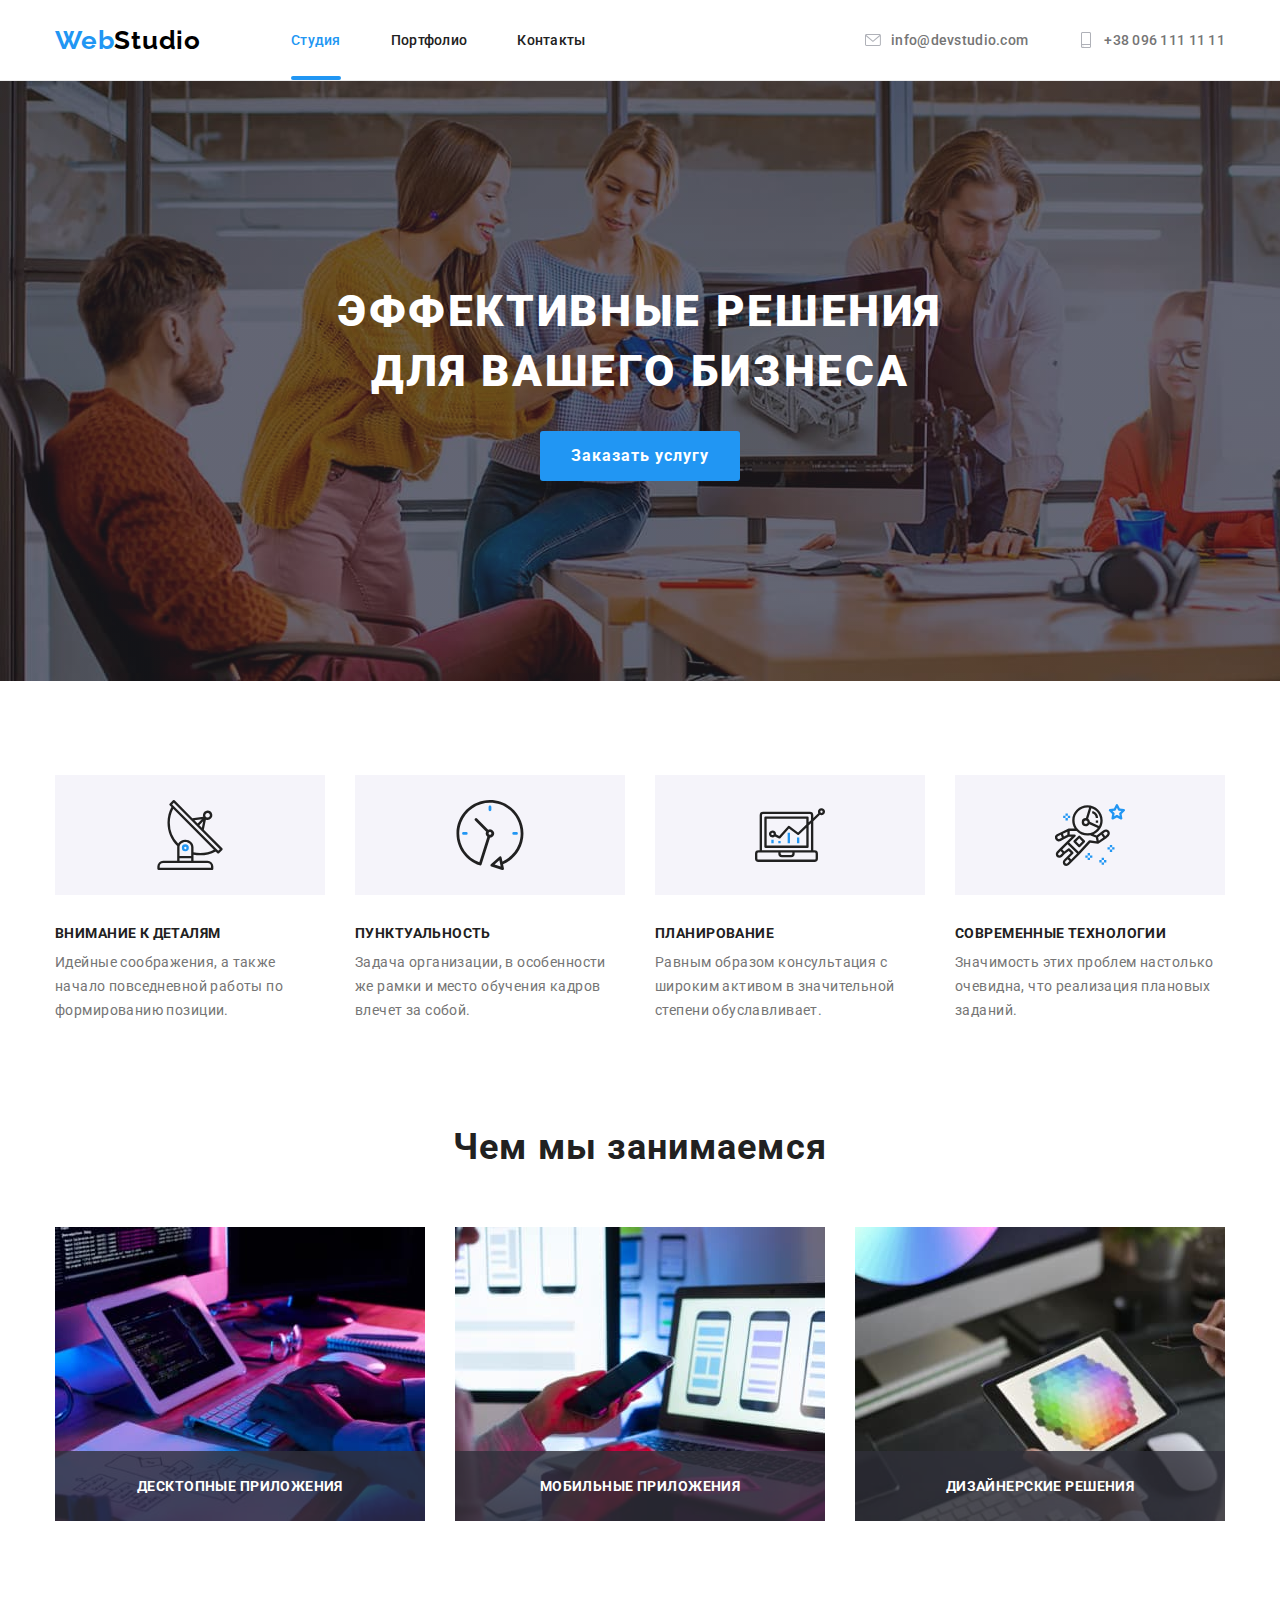
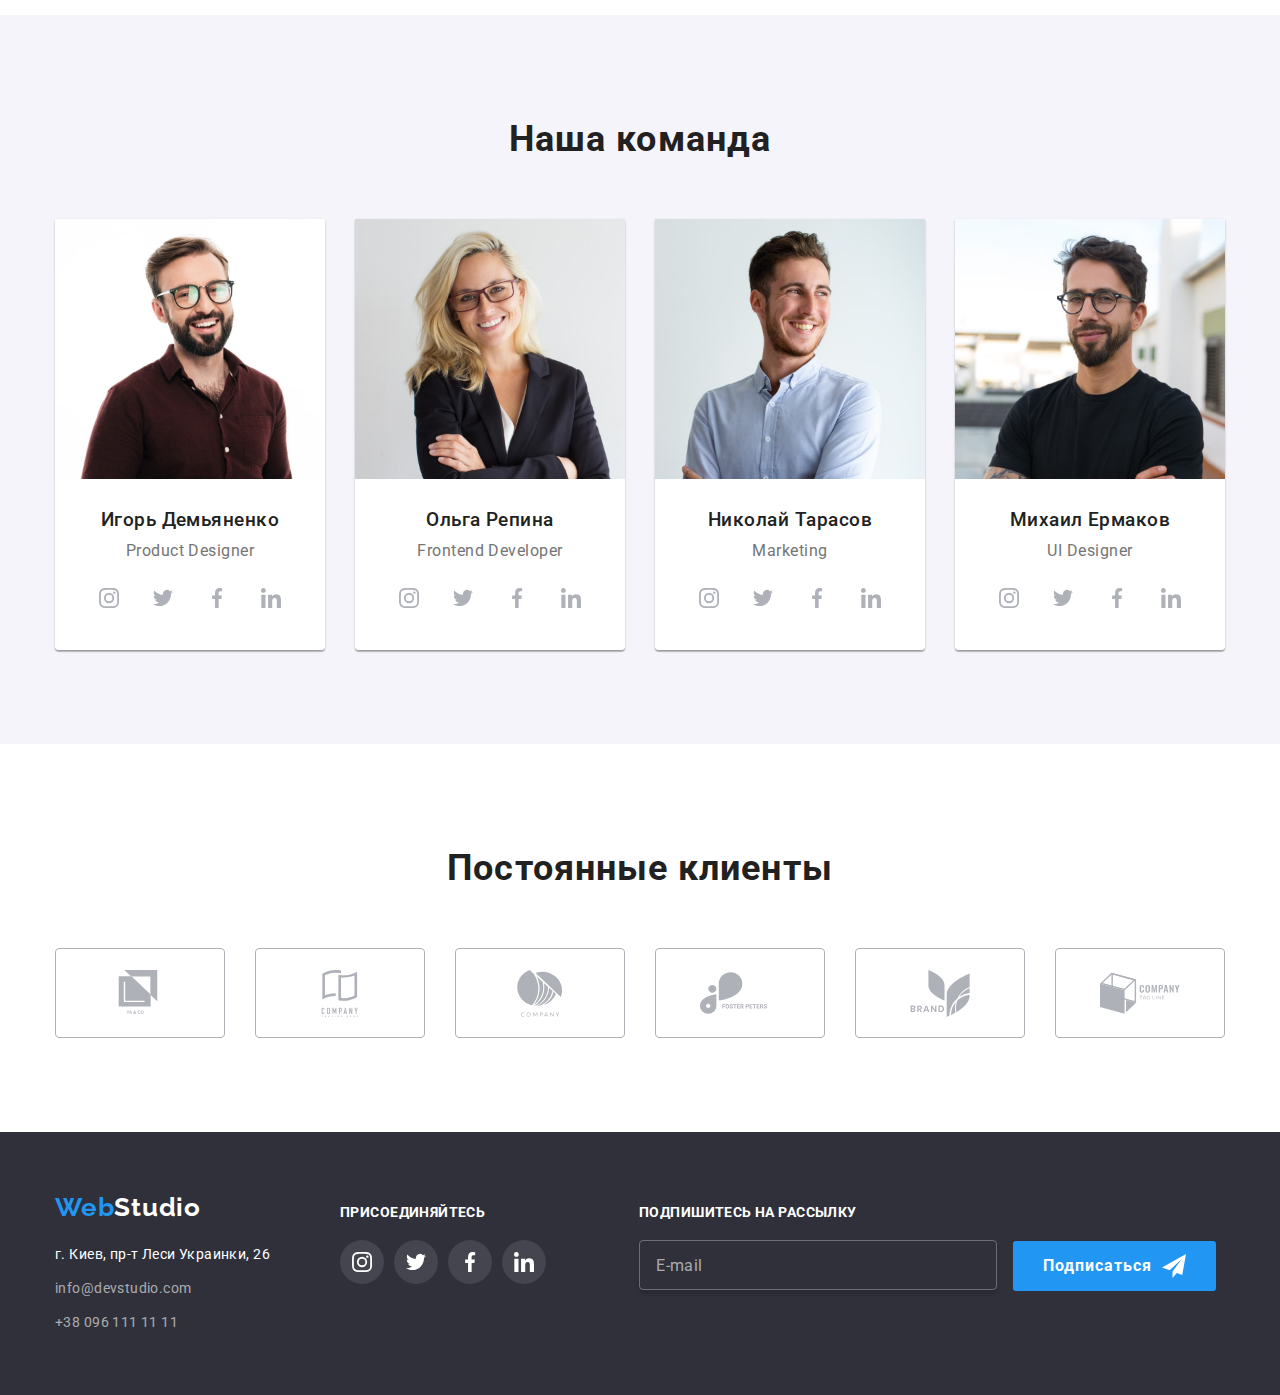
<file: index.html>
<!DOCTYPE html>
<html lang="ru">
  <head>
    <meta charset="UTF-8" />
    <meta name="viewport" content="width=device-width, initial-scale=1.0" />
    <title>WebStudio</title>
    <link rel="stylesheet" href="https://cdnjs.cloudflare.com/ajax/libs/modern-normalize/1.0.0/modern-normalize.css" />
    <link
      href="https://fonts.googleapis.com/css2?family=Raleway:wght@700&family=Roboto:wght@400;500;700;900&display=swap"
      rel="stylesheet"
    />
    <link rel="stylesheet" href="https://cdnjs.cloudflare.com/ajax/libs/animate.css/4.1.1/animate.min.css" />
    <link rel="stylesheet" href="./css/main.min.css" />
  </head>
  <body>
    <!--HEADER-->
    <header class="header">
      <div class="container">
        <nav class="navigation">
          <a class="logo link" href="./index.html" lang="en">Web<span class="logo-second-part">Studio</span></a>
          <ul class="navigation-list list">
            <li class="navigation-list-item">
              <a class="navigation-list-link link accent current" href="./index.html">Студия</a>
            </li>
            <li class="navigation-list-item">
              <a class="navigation-list-link link accent" href="./portfolio.html">Портфолио</a>
            </li>
            <li class="navigation-list-item"><a class="navigation-list-link link accent" href="">Контакты</a></li>
          </ul>
        </nav>
        <address class="header-address address">
          <ul class="address-list list">
            <li class="address-list-item">
              <a class="header-list-link link accent" href="mailto:info@devstudio.com">
                <svg class="header-list-link-svg">
                  <use href="./images/sprites/sprite.svg#email"></use>
                </svg>
                <span class="header-list-link-text">info@devstudio.com</span>
              </a>
            </li>
            <li class="address-list-item">
              <a class="header-list-link link accent" href="tel:+380961111111">
                <svg class="header-list-link-svg">
                  <use href="./images/sprites/sprite.svg#smartphone"></use>
                </svg>
                <span class="header-list-link-text"> +38 096 111 11 11 </span>
              </a>
            </li>
          </ul>
        </address>
      </div>
    </header>
    <!--MAIN_CONTENT-->
    <main class="main">
      <!--HERO-->
      <section class="hero">
        <div class="container">
          <div class="hero-content">
            <h1 class="hero-title">Эффективные решения для вашего бизнеса</h1>
            <button class="modal-btn" type="button" data-modal-open>Заказать услугу</button>
          </div>
        </div>
      </section>
      <!--BENEFITS-->
      <section class="benefits section">
        <div class="container">
          <h2 class="benefits-title section-title visually-hidden">Наши преимущества</h2>
          <ul class="benefits-list list">
            <li class="benefits-list-item">
              <div class="benefits-list-icon">
                <svg class="benefits-list-icon-svg">
                  <use href="./images/sprites/sprite.svg#antenna"></use>
                </svg>
              </div>
              <p class="benefits-list-head">Внимание к деталям</p>
              <p class="benefits-list-discription">
                Идейные соображения, а также начало повседневной работы по формированию позиции.
              </p>
            </li>
            <li class="benefits-list-item">
              <div class="benefits-list-icon">
                <svg class="benefits-list-icon-svg">
                  <use href="./images/sprites/sprite.svg#clock"></use>
                </svg>
              </div>
              <p class="benefits-list-head">Пунктуальность</p>
              <p class="benefits-list-discription">
                Задача организации, в особенности же рамки и место обучения кадров влечет за собой.
              </p>
            </li>
            <li class="benefits-list-item">
              <div class="benefits-list-icon">
                <svg class="benefits-list-icon-svg">
                  <use href="./images/sprites/sprite.svg#diagram"></use>
                </svg>
              </div>
              <p class="benefits-list-head">Планирование</p>
              <p class="benefits-list-discription">
                Равным образом консультация с широким активом в значительной степени обуславливает.
              </p>
            </li>
            <li class="benefits-list-item">
              <div class="benefits-list-icon">
                <svg class="benefits-list-icon-svg">
                  <use href="./images/sprites/sprite.svg#astronaut"></use>
                </svg>
              </div>
              <p class="benefits-list-head">Современные технологии</p>
              <p class="benefits-list-discription">
                Значимость этих проблем настолько очевидна, что реализация плановых заданий.
              </p>
            </li>
          </ul>
        </div>
      </section>
      <!--WHAT_WE_DO-->
      <section class="what-we-do section">
        <div class="container">
          <h2 class="what-we-do-title section-title">Чем мы занимаемся</h2>
          <ul class="what-we-do-list list">
            <li class="what-we-do-list-item">
              <div class="what-we-do-content">
                <img
                  class="what-we-do-list-img"
                  src="./images/what_we_do/img-1.jpg"
                  alt="Разработчик печатает код"
                  width="370"
                  height="294"
                />
                <div class="what-we-do-text-background">
                  <p class="what-we-do-text">Десктопные приложения</p>
                </div>
              </div>
            </li>
            <li class="what-we-do-list-item">
              <div class="what-we-do-content">
                <img
                  class="what-we-do-list-img"
                  src="./images/what_we_do/img-2.jpg"
                  alt="Разработчик работает со сматфона"
                  width="370"
                  height="294"
                />
                <div class="what-we-do-text-background">
                  <p class="what-we-do-text">Мобильные приложения</p>
                </div>
              </div>
            </li>
            <li class="what-we-do-list-item">
              <div class="what-we-do-content">
                <img
                  class="what-we-do-list-img"
                  src="./images/what_we_do/img-3.jpg"
                  alt="Разработчик выбирает цвет приложения"
                  width="370"
                  height="294"
                />
                <div class="what-we-do-text-background">
                  <p class="what-we-do-text">Дизайнерские решения</p>
                </div>
              </div>
            </li>
          </ul>
        </div>
      </section>
      <!--TEAM-->
      <section class="team section">
        <div class="container">
          <h2 class="team-title section-title">Наша команда</h2>
          <ul class="team-list list">
            <li class="team-list-item">
              <img
                class="team-list-img"
                src="./images/team/team-1.jpg"
                alt="фото Игорь Демьяненко"
                width="270"
                height="260"
              />
              <div class="team-list-content">
                <h3 class="team-list-name">Игорь Демьяненко</h3>
                <p class="team-list-discription" lang="en">Product Designer</p>
                <ul class="team-social-list list">
                  <li class="team-social-list-item">
                    <a class="team-social-list-link social-link link" href="">
                      <svg class="team-social-list-svg social-svg">
                        <use href="./images/sprites/sprite.svg#instagram"></use>
                      </svg>
                    </a>
                  </li>
                  <li class="team-social-list-item">
                    <a class="team-social-list-link social-link link" href="">
                      <svg class="team-social-list-svg social-svg">
                        <use href="./images/sprites/sprite.svg#twitter"></use>
                      </svg>
                    </a>
                  </li>
                  <li class="team-social-list-item">
                    <a class="team-social-list-link social-link link" href="">
                      <svg class="team-social-list-svg social-svg">
                        <use href="./images/sprites/sprite.svg#facebook"></use>
                      </svg>
                    </a>
                  </li>
                  <li class="team-social-list-item">
                    <a class="team-social-list-link social-link link" href="">
                      <svg class="team-social-list-svg social-svg">
                        <use href="./images/sprites/sprite.svg#linkedin"></use>
                      </svg>
                    </a>
                  </li>
                </ul>
              </div>
            </li>
            <li class="team-list-item">
              <img
                class="team-list-img"
                src="./images/team/team-2.jpg"
                alt="фото Ольга Репина"
                width="270"
                height="260"
              />
              <div class="team-list-content">
                <h3 class="team-list-name">Ольга Репина</h3>
                <p class="team-list-discription" lang="en">Frontend Developer</p>
                <ul class="team-social-list list">
                  <li class="team-social-list-item">
                    <a class="team-social-list-link social-link link" href="">
                      <svg class="team-social-list-svg social-svg">
                        <use href="./images/sprites/sprite.svg#instagram"></use>
                      </svg>
                    </a>
                  </li>
                  <li class="team-social-list-item">
                    <a class="team-social-list-link social-link link" href="">
                      <svg class="team-social-list-svg social-svg">
                        <use href="./images/sprites/sprite.svg#twitter"></use>
                      </svg>
                    </a>
                  </li>
                  <li class="team-social-list-item">
                    <a class="team-social-list-link social-link link" href="">
                      <svg class="team-social-list-svg social-svg">
                        <use href="./images/sprites/sprite.svg#facebook"></use>
                      </svg>
                    </a>
                  </li>
                  <li class="team-social-list-item">
                    <a class="team-social-list-link social-link link" href="">
                      <svg class="team-social-list-svg social-svg">
                        <use href="./images/sprites/sprite.svg#linkedin"></use>
                      </svg>
                    </a>
                  </li>
                </ul>
              </div>
            </li>
            <li class="team-list-item">
              <img
                class="team-list-img"
                src="./images/team/team-3.jpg"
                alt="фото Николай Тарасов"
                width="270"
                height="260"
              />
              <div class="team-list-content">
                <h3 class="team-list-name">Николай Тарасов</h3>
                <p class="team-list-discription" lang="en">Marketing</p>
                <ul class="team-social-list list">
                  <li class="team-social-list-item">
                    <a class="team-social-list-link social-link link" href="">
                      <svg class="team-social-list-svg social-svg">
                        <use href="./images/sprites/sprite.svg#instagram"></use>
                      </svg>
                    </a>
                  </li>
                  <li class="team-social-list-item">
                    <a class="team-social-list-link social-link link" href="">
                      <svg class="team-social-list-svg social-svg">
                        <use href="./images/sprites/sprite.svg#twitter"></use>
                      </svg>
                    </a>
                  </li>
                  <li class="team-social-list-item">
                    <a class="team-social-list-link social-link link" href="">
                      <svg class="team-social-list-svg social-svg">
                        <use href="./images/sprites/sprite.svg#facebook"></use>
                      </svg>
                    </a>
                  </li>
                  <li class="team-social-list-item">
                    <a class="team-social-list-link social-link link" href="">
                      <svg class="team-social-list-svg social-svg">
                        <use href="./images/sprites/sprite.svg#linkedin"></use>
                      </svg>
                    </a>
                  </li>
                </ul>
              </div>
            </li>
            <li class="team-list-item">
              <img
                class="team-list-img"
                src="./images/team/team-4.jpg"
                alt="фото Михаил Ермаков"
                width="270"
                height="260"
              />
              <div class="team-list-content">
                <h3 class="team-list-name">Михаил Ермаков</h3>
                <p class="team-list-discription" lang="en">UI Designer</p>
                <ul class="team-social-list list">
                  <li class="team-social-list-item">
                    <a class="team-social-list-link social-link link" href="">
                      <svg class="team-social-list-svg social-svg">
                        <use href="./images/sprites/sprite.svg#instagram"></use>
                      </svg>
                    </a>
                  </li>
                  <li class="team-social-list-item">
                    <a class="team-social-list-link social-link link" href="">
                      <svg class="team-social-list-svg social-svg">
                        <use href="./images/sprites/sprite.svg#twitter"></use>
                      </svg>
                    </a>
                  </li>
                  <li class="team-social-list-item">
                    <a class="team-social-list-link social-link link" href="">
                      <svg class="team-social-list-svg social-svg">
                        <use href="./images/sprites/sprite.svg#facebook"></use>
                      </svg>
                    </a>
                  </li>
                  <li class="team-social-list-item">
                    <a class="team-social-list-link social-link link" href="">
                      <svg class="team-social-list-svg social-svg">
                        <use href="./images/sprites/sprite.svg#linkedin"></use>
                      </svg>
                    </a>
                  </li>
                </ul>
              </div>
            </li>
          </ul>
        </div>
      </section>
      <!--REGULAR-->
      <section class="regular-customers">
        <div class="container">
          <h2 class="regular-customers-title section-title">Постоянные клиенты</h2>
          <ul class="regular-customers-list list">
            <li class="regular-customers-list-item">
              <a href="" class="customers-list-link link">
                <svg class="customers-list-item-svg">
                  <use href="./images/sprites/sprite.svg#logo-1"></use>
                </svg>
              </a>
            </li>
            <li class="regular-customers-list-item">
              <a href="" class="customers-list-link link">
                <svg class="customers-list-item-svg">
                  <use href="./images/sprites/sprite.svg#logo-2"></use>
                </svg>
              </a>
            </li>
            <li class="regular-customers-list-item">
              <a href="" class="customers-list-link link">
                <svg class="customers-list-item-svg">
                  <use href="./images/sprites/sprite.svg#logo-3"></use>
                </svg>
              </a>
            </li>
            <li class="regular-customers-list-item">
              <a href="" class="customers-list-link link">
                <svg class="customers-list-item-svg">
                  <use href="./images/sprites/sprite.svg#logo-4"></use>
                </svg>
              </a>
            </li>
            <li class="regular-customers-list-item">
              <a href="" class="customers-list-link link">
                <svg class="customers-list-item-svg">
                  <use href="./images/sprites/sprite.svg#logo-5"></use>
                </svg>
              </a>
            </li>
            <li class="regular-customers-list-item">
              <a href="" class="customers-list-link link">
                <svg class="customers-list-item-svg">
                  <use href="./images/sprites/sprite.svg#logo-6"></use>
                </svg>
              </a>
            </li>
          </ul>
        </div>
      </section>
    </main>
    <!--FOOTER-->
    <footer class="footer">
      <div class="container">
        <div class="footer-content">
          <div class="footer-left-side">
            <a class="logo link" href="./index.html" lang="en">Web<span class="logo-second-part">Studio</span></a>
            <address class="footer-address address">
              <ul class="footer-address-list list">
                <li class="footer-address-list-item">
                  <a class="footer-map-link link accent" href="https://goo.gl/maps/o7W1msQzRfRtyuLT6"
                    >г. Киев, пр-т Леси Украинки, 26</a
                  >
                </li>
                <li class="footer-address-list-item">
                  <a class="footer-link link accent" href="mailto:info@devstudio.com">info@devstudio.com</a>
                </li>
                <li class="footer-address-list-item">
                  <a class="footer-link link accent" href="tel:+380961111111">+38 096 111 11 11</a>
                </li>
              </ul>
            </address>
          </div>
          <div class="footer-join">
            <p class="footer-join-header">Присоединяйтесь</p>
            <ul class="footer-social-list list">
              <li class="footer-social-list-item">
                <a class="footer-social-list-link social-link link" href="">
                  <svg class="footer-social-list-svg social-svg">
                    <use href="./images/sprites/sprite.svg#instagram"></use>
                  </svg>
                </a>
              </li>
              <li class="footer-social-list-item">
                <a class="footer-social-list-link social-link link" href="">
                  <svg class="footer-social-list-svg social-svg">
                    <use href="./images/sprites/sprite.svg#twitter"></use>
                  </svg>
                </a>
              </li>
              <li class="footer-social-list-item">
                <a class="footer-social-list-link social-link link" href="">
                  <svg class="footer-social-list-svg social-svg">
                    <use href="./images/sprites/sprite.svg#facebook"></use>
                  </svg>
                </a>
              </li>
              <li class="footer-social-list-item">
                <a class="footer-social-list-link social-link link" href="">
                  <svg class="footer-social-list-svg social-svg">
                    <use href="./images/sprites/sprite.svg#linkedin"></use>
                  </svg>
                </a>
              </li>
            </ul>
          </div>
          <div class="subscribe">
            <form action="#" class="subscribe-form">
              <p class="subscribe-title">Подпишитесь на рассылку</p>
              <input type="email" name="subscribe-user-email" class="subscribe-input" placeholder="E-mail" required>
              <button type="submit" class="subscribe-btn">Подписаться</button>
            </form>
          </div>
        </div>
      </div>
    </footer>

    <!--MODAL FORM-->
    <div class="backdrop is-hidden" data-modal>
      <div class="modal-wrapper">
        <div class="modal">
          <button type="button" class="close-btn" data-modal-close>
            <svg class="close-btn-svg">
              <use href="./images/sprites/sprite.svg#closemodal"></use>
            </svg>
          </button>
        
          <form action="#" class="modal-form">
            <p class="modal-form-title">Оставьте свои данные, мы вам перезвоним</p>
            <label class="modal-form-inp-label">
              Имя
              <span class="modal-form-field-wrapper">
                <input type="text" name="user-name" class="modal-form-input" required>
                <svg class="modal-form-user-svg" width="18" height="18">
                  <use href="./images/sprites/sprite.svg#person-modal"></use>
                </svg>
              </span>
            </label>
            <label class="modal-form-inp-label">
              Телефон
              <span class="modal-form-field-wrapper">
                <input type="tel" name="user-tel" class="modal-form-input" required>
                <svg class="modal-form-user-svg" width="18" height="18">
                  <use href="./images/sprites/sprite.svg#phone-modal"></use>
                </svg>
              </span>
            </label>
            <label class="modal-form-inp-label">
              Почта
              <span class="modal-form-field-wrapper">
                <input type="email" name="user-email" class="modal-form-input" required>
                <svg class="modal-form-user-svg" width="18" height="18">
                  <use href="./images/sprites/sprite.svg#email-modal"></use>
                </svg>
              </span>
            </label>
            <label class="modal-form-inp-label">
              Комментарий
              <textarea name="user-comment" rows="20" class="modal-form-message" placeholder="Введите текст"></textarea>
            </label>
            <input type="checkbox" id="modal-check" name="user-policy" value="accept-policy"
              class="modal-form-checkbox visually-hidden">
            <label for="modal-check" class="modal-check-policy-label">Соглашаюсь с рассылкой и принимаю
              <a href="#" class="modal-form-policy-link">Условия договора</a>
            </label>
            <button type="submit" class="modal-form-btn">Отправить</button>
          </form>
        </div>
      </div>
    </div>
    
<!--JS-->
    <script src="./js/modal.js"></script>
  </body>
</html>
</file>
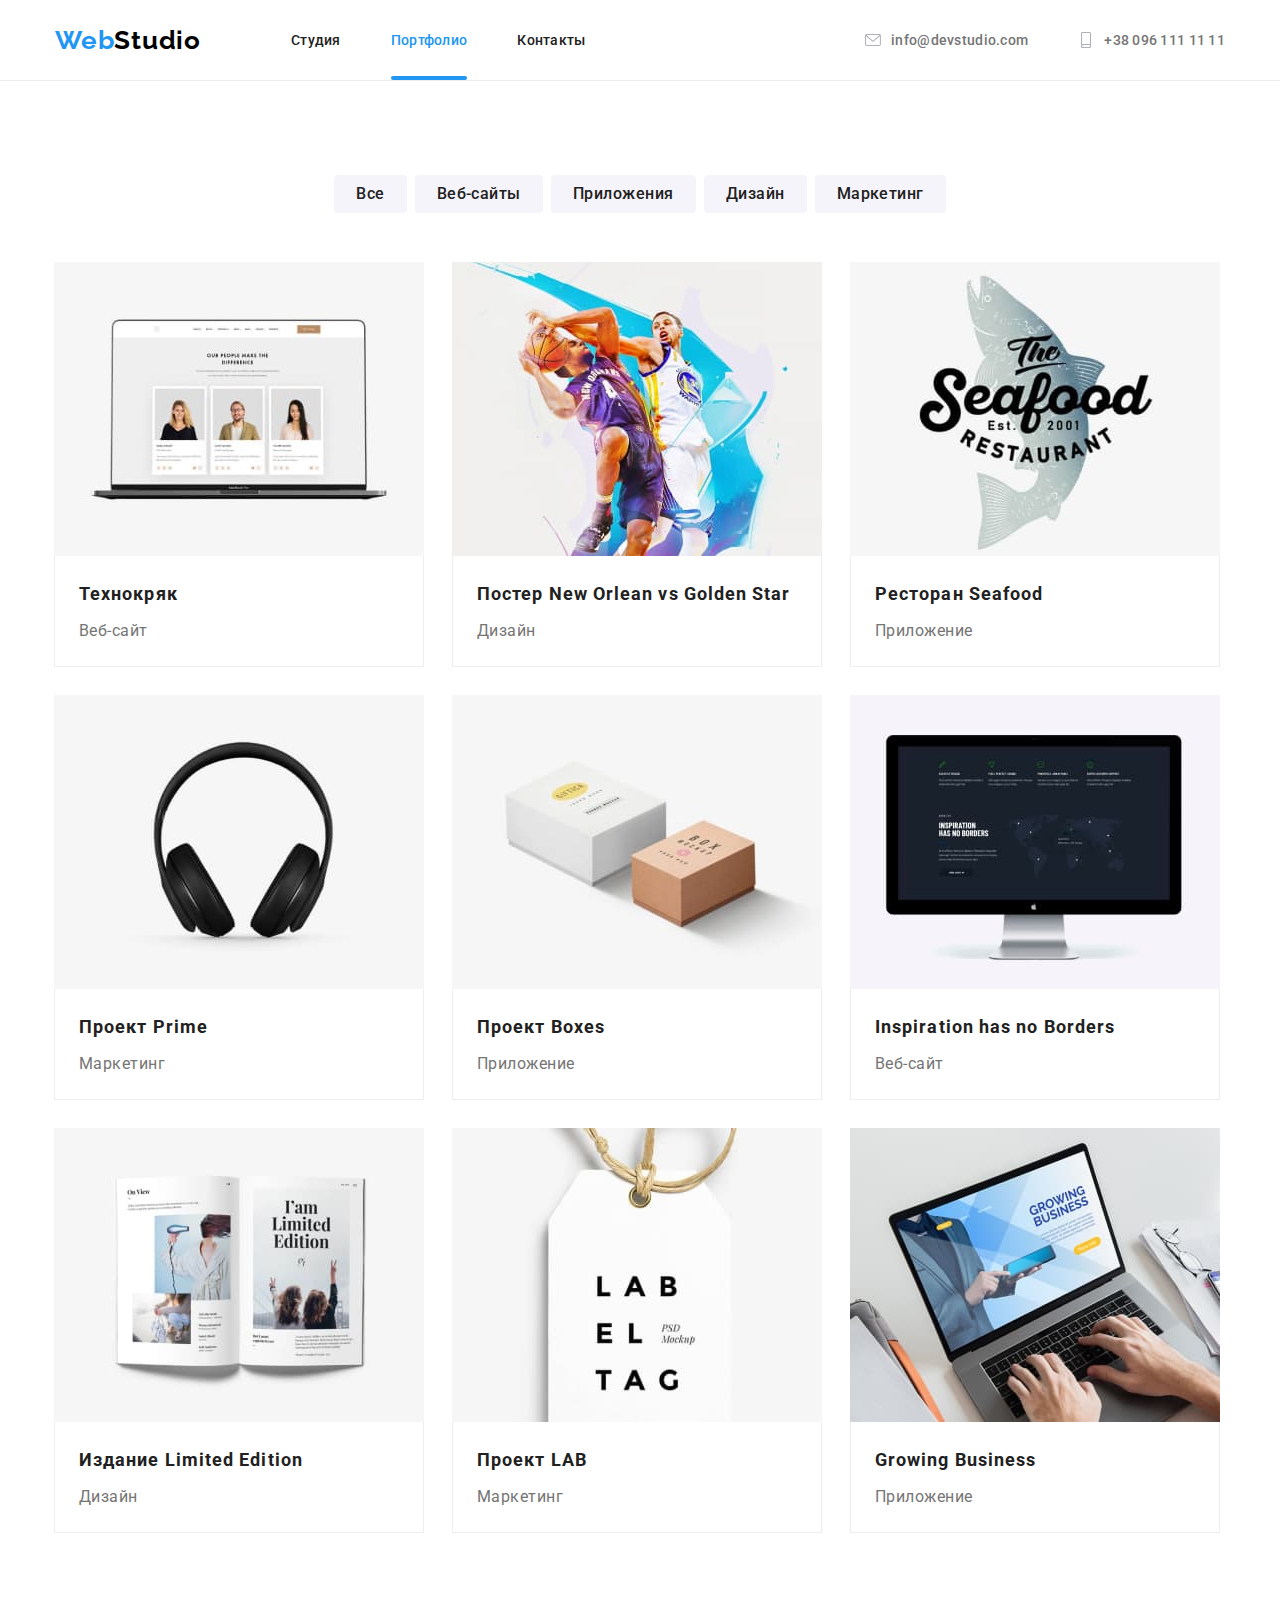
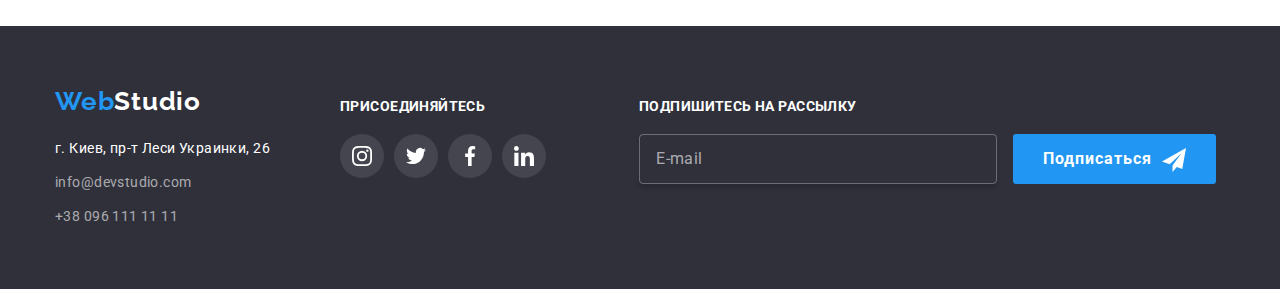
<file: portfolio.html>
<!DOCTYPE html>
<html lang="ru">
  <head>
    <meta charset="UTF-8" />
    <meta name="viewport" content="width=device-width, initial-scale=1.0" />
    <title>Portfolio</title>
    <link rel="stylesheet" href="https://cdnjs.cloudflare.com/ajax/libs/modern-normalize/1.0.0/modern-normalize.css" />
    <link
      href="https://fonts.googleapis.com/css2?family=Raleway:wght@700&family=Roboto:wght@400;500;700;900&display=swap"
      rel="stylesheet"
    />
    <link rel="stylesheet" href="./css/portfolio.min.css" />
  </head>
  <body>
    <!--HEADER-->
    <header class="header">
      <div class="container">
        <nav class="navigation">
          <a class="logo link" href="./index.html" lang="en">Web<span class="logo-second-part">Studio</span></a>
          <ul class="navigation-list list">
            <li class="navigation-list-item">
              <a class="navigation-list-link link accent" href="./index.html">Студия</a>
            </li>
            <li class="navigation-list-item">
              <a class="navigation-list-link link accent current" href="./portfolio.html">Портфолио</a>
            </li>
            <li class="navigation-list-item"><a class="navigation-list-link link accent" href="">Контакты</a></li>
          </ul>
        </nav>
        <address class="header-address address">
          <ul class="address-list list">
            <li class="address-list-item">
              <a class="header-list-link link accent" href="mailto:info@devstudio.com">
                <svg class="header-list-link-svg">
                  <use href="./images/sprites/sprite.svg#email"></use>
                </svg>
                <span class="header-list-link-text">info@devstudio.com</span>
              </a>
            </li>
            <li class="address-list-item">
              <a class="header-list-link link accent" href="tel:+380961111111">
                <svg class="header-list-link-svg">
                  <use href="./images/sprites/sprite.svg#smartphone"></use>
                </svg>
                <span class="header-list-link-text"> +38 096 111 11 11 </span>
              </a>
            </li>
          </ul>
        </address>
      </div>
    </header>
    <!--MAIN_CONTENT-->
    <main>
      <!--PORTFOLIO-->
      <section class="portfolio section">
        <div class="container">
          <h1 class="portfolio-title visually-hidden">Наши работы</h1>
          <div class="filters">
            <ul class="filters-list list">
              <li class="filters-list-item"><button class="filters-btn">Все</button></li>
              <li class="filters-list-item"><button class="filters-btn">Веб-сайты</button></li>
              <li class="filters-list-item"><button class="filters-btn">Приложения</button></li>
              <li class="filters-list-item"><button class="filters-btn">Дизайн</button></li>
              <li class="filters-list-item"><button class="filters-btn">Маркетинг</button></li>
            </ul>
          </div>
          <div class="projects">
            <ul class="projects-list list">
              <li class="projects-list-item">
                <a href="" class="projects-list-link link">
                  <div class="card-overlay">
                    <img
                      class="projects-img"
                      src="./images/portfolio_projects/technokryak.jpg"
                      alt="Веб-сайт технокряк"
                      width="370"
                      height="294"
                    />
                    <p class="overlay-content">
                      Технокряк это современная площадка распространения коронавируса. Компании используют эту платформу
                      для цифрового шпионажа и атак на защищённые сервера конкурентов.
                    </p>
                  </div>
                  <div class="projects-list-content">
                    <h2 class="projects-header">Технокряк</h2>
                    <p class="projects-subtitle">Веб-сайт</p>
                  </div>
                </a>
              </li>
              <li class="projects-list-item">
                <a href="" class="projects-list-link link">
                  <div class="card-overlay">
                    <img
                      class="projects-img"
                      src="./images/portfolio_projects/poster.jpg"
                      alt="Два баскетболиста бросают мяч"
                      width="370"
                      height="294"
                    />
                    <p class="overlay-content">
                      Технокряк это современная площадка распространения коронавируса. Компании используют эту платформу
                      для цифрового шпионажа и атак на защищённые сервера конкурентов.
                    </p>
                  </div>
                  <div class="projects-list-content">
                    <h2 class="projects-header">Постер <span lang="en">New Orlean vs Golden Star</span></h2>
                    <p class="projects-subtitle">Дизайн</p>
                  </div>
                </a>
              </li>
              <li class="projects-list-item">
                <a href="" class="projects-list-link link">
                  <div class="card-overlay">
                    <img
                      class="projects-img"
                      src="./images/portfolio_projects/restaurant_seafood.jpg"
                      alt="Логотип приложения ресторана"
                      width="370"
                      height="294"
                    />
                    <p class="overlay-content">
                      Технокряк это современная площадка распространения коронавируса. Компании используют эту платформу
                      для цифрового шпионажа и атак на защищённые сервера конкурентов. Технокряк это современная
                      площадка распространения коронавируса. Компании используют эту платформу для цифрового шпионажа и
                      атак на защищённые сервера конкурентов.Технокряк это современная площадка распространения
                      коронавируса. Компании используют эту платформу для цифрового шпионажа и атак на защищённые
                      сервера конкурентов.
                    </p>
                  </div>
                  <div class="projects-list-content">
                    <h2 class="projects-header">Ресторан <span lang="en">Seafood</span></h2>
                    <p class="projects-subtitle">Приложение</p>
                  </div>
                </a>
              </li>
              <li class="projects-list-item">
                <a href="" class="projects-list-link link">
                  <div class="card-overlay">
                    <img
                      class="projects-img"
                      src="./images/portfolio_projects/project_prime.jpg"
                      alt="Изображены наушники"
                      width="370"
                      height="294"
                    />
                    <p class="overlay-content">
                      Технокряк это современная площадка распространения коронавируса. Компании используют эту платформу
                      для цифрового шпионажа и атак на защищённые сервера конкурентов.
                    </p>
                  </div>
                  <div class="projects-list-content">
                    <h2 class="projects-header">Проект <span lang="en">Prime</span></h2>
                    <p class="projects-subtitle">Маркетинг</p>
                  </div>
                </a>
              </li>
              <li class="projects-list-item">
                <a href="" class="projects-list-link link">
                  <div class="card-overlay">
                    <img
                      class="projects-img"
                      src="./images/portfolio_projects/project_boxes.jpg"
                      alt="Изображены коробки"
                      width="370"
                      height="294"
                    />
                    <p class="overlay-content">
                      Технокряк это современная площадка распространения коронавируса. Компании используют эту платформу
                      для цифрового шпионажа и атак на защищённые сервера конкурентов.
                    </p>
                  </div>
                  <div class="projects-list-content">
                    <h2 class="projects-header">Проект <span lang="en">Boxes</span></h2>
                    <p class="projects-subtitle">Приложение</p>
                  </div>
                </a>
              </li>
              <li class="projects-list-item">
                <a href="" class="projects-list-link link">
                  <div class="card-overlay">
                    <img
                      class="projects-img"
                      src="./images/portfolio_projects/inspiration.jpg"
                      alt="Макбук с сайтом Inspiration has no Borders"
                      width="370"
                      height="294"
                    />
                    <p class="overlay-content">
                      Технокряк это современная площадка распространения коронавируса. Компании используют эту платформу
                      для цифрового шпионажа и атак на защищённые сервера конкурентов.
                    </p>
                  </div>
                  <div class="projects-list-content">
                    <h2 class="projects-header" lang="en">Inspiration has no Borders</h2>
                    <p class="projects-subtitle">Веб-сайт</p>
                  </div>
                </a>
              </li>
              <li class="projects-list-item">
                <a href="" class="projects-list-link link">
                  <div class="card-overlay">
                    <img
                      class="projects-img"
                      src="./images/portfolio_projects/limited_edition.jpg"
                      alt="Книжка limited edition"
                      width="370"
                      height="294"
                    />
                    <p class="overlay-content">
                      Технокряк это современная площадка распространения коронавируса. Компании используют эту платформу
                      для цифрового шпионажа и атак на защищённые сервера конкурентов.
                    </p>
                  </div>
                  <div class="projects-list-content">
                    <h2 class="projects-header">Издание <span lang="en">Limited Edition</span></h2>
                    <p class="projects-subtitle">Дизайн</p>
                  </div>
                </a>
              </li>
              <li class="projects-list-item">
                <a href="" class="projects-list-link link">
                  <div class="card-overlay">
                    <img
                      class="projects-img"
                      src="./images/portfolio_projects/lab_el_tag.jpg"
                      alt="Изображен проект LAB"
                      width="370"
                      height="294"
                    />
                    <p class="overlay-content">
                      Технокряк это современная площадка распространения коронавируса. Компании используют эту платформу
                      для цифрового шпионажа и атак на защищённые сервера конкурентов.
                    </p>
                  </div>
                  <div class="projects-list-content">
                    <h2 class="projects-header">Проект <span lang="en">LAB</span></h2>
                    <p class="projects-subtitle">Маркетинг</p>
                  </div>
                </a>
              </li>
              <li class="projects-list-item">
                <a href="" class="projects-list-link link">
                  <div class="card-overlay">
                    <img
                      class="projects-img"
                      src="./images/portfolio_projects/growin_business.jpg"
                      alt="Изображено приложение Growin Business"
                      width="370"
                      height="294"
                    />
                    <p class="overlay-content">
                      Технокряк это современная площадка распространения коронавируса. Компании используют эту платформу
                      для цифрового шпионажа и атак на защищённые сервера конкурентов.
                    </p>
                  </div>
                  <div class="projects-list-content">
                    <h2 class="projects-header" lang="en">Growing Business</h2>
                    <p class="projects-subtitle">Приложение</p>
                  </div>
                </a>
              </li>
            </ul>
          </div>
        </div>
      </section>
    </main>
    <!--FOOTER-->
    <footer class="footer">
      <div class="container">
        <div class="footer-content">
          <div class="footer-left-side">
            <a class="logo link" href="./index.html" lang="en">Web<span class="logo-second-part">Studio</span></a>
            <address class="footer-address address">
              <ul class="footer-address-list list">
                <li class="footer-address-list-item">
                  <a class="footer-map-link link accent" href="https://goo.gl/maps/o7W1msQzRfRtyuLT6">г. Киев, пр-т Леси
                    Украинки, 26</a>
                </li>
                <li class="footer-address-list-item">
                  <a class="footer-link link accent" href="mailto:info@devstudio.com">info@devstudio.com</a>
                </li>
                <li class="footer-address-list-item">
                  <a class="footer-link link accent" href="tel:+380961111111">+38 096 111 11 11</a>
                </li>
              </ul>
            </address>
          </div>
          <div class="footer-join">
            <p class="footer-join-header">Присоединяйтесь</p>
            <ul class="footer-social-list list">
              <li class="footer-social-list-item">
                <a class="footer-social-list-link social-link link" href="">
                  <svg class="footer-social-list-svg social-svg">
                    <use href="./images/sprites/sprite.svg#instagram"></use>
                  </svg>
                </a>
              </li>
              <li class="footer-social-list-item">
                <a class="footer-social-list-link social-link link" href="">
                  <svg class="footer-social-list-svg social-svg">
                    <use href="./images/sprites/sprite.svg#twitter"></use>
                  </svg>
                </a>
              </li>
              <li class="footer-social-list-item">
                <a class="footer-social-list-link social-link link" href="">
                  <svg class="footer-social-list-svg social-svg">
                    <use href="./images/sprites/sprite.svg#facebook"></use>
                  </svg>
                </a>
              </li>
              <li class="footer-social-list-item">
                <a class="footer-social-list-link social-link link" href="">
                  <svg class="footer-social-list-svg social-svg">
                    <use href="./images/sprites/sprite.svg#linkedin"></use>
                  </svg>
                </a>
              </li>
            </ul>
          </div>
          <div class="subscribe">
            <form action="#" class="subscribe-form">
              <p class="subscribe-title">Подпишитесь на рассылку</p>
              <input type="email" name="subscribe-user-email" class="subscribe-input" placeholder="E-mail" required>
              <button type="submit" class="subscribe-btn standart-btn">Подписаться</button>
            </form>
          </div>
        </div>
      </div>
    </footer>
  </body>
</html>
</file>
<file: css/main.min.css>
.visually-hidden{position:absolute !important;clip:rect(1px 1px 1px 1px);clip:rect(1px, 1px, 1px, 1px);padding:0 !important;border:0 !important;height:1px !important;width:1px !important;overflow:hidden}*,*::before,*::after{margin:0;padding:0}body{font-family:"Roboto",sans-serif;font-style:normal}img{display:block}.section{padding-top:94px}.list{list-style:none}.link{text-decoration:none}.address{font-style:normal}.container{width:1200px;padding:0 15px;margin:0 auto}.header .container{display:flex;align-items:center}.social-link{display:flex;width:44px;height:44px;border-radius:50%;justify-content:center;align-items:center;transition:background-color 250ms cubic-bezier(0.4, 0, 0.2, 1),transform 250ms cubic-bezier(0.4, 0, 0.2, 1)}.social-link:hover,.social-link:focus{transform:rotate(-360deg)}.social-svg{width:20px;height:20px;fill:#afb1b8;transition:fill 250ms cubic-bezier(0.4, 0, 0.2, 1)}.modal-btn{display:block;margin:0 auto;font-family:"Roboto",sans-serif;font-style:normal;font-weight:700;font-size:16px;line-height:1.875;text-align:center;letter-spacing:0.06em;color:#fff;min-width:200px;height:50px;background-color:#2196f3;border:none;border-radius:3px;padding:10px 30px;cursor:pointer;transition:background-color 250ms cubic-bezier(0.4, 0, 0.2, 1)}.modal-btn:hover,.modal-btn:focus{background-color:#188ce8}.backdrop{position:fixed;top:0;left:0;width:100%;height:100%;overflow-y:auto;background-color:rgba(0,0,0,0.2);transition:all 250ms linear}.backdrop.is-hidden{opacity:0;visibility:hidden;pointer-events:none;transform:scale(1.5) rotateX(180deg) perspective(400px)}.modal-wrapper{display:flex;justify-content:center;align-items:center;min-height:100%;padding:15px;transition:all 250ms linear 250ms}.modal-wrapper .backdrop.is-hidden.modal-wrapper{transition:all 250ms linear}.modal{position:relative;width:528px;height:581px;padding:40px;background-color:#fff;box-shadow:0px 1px 3px rgba(0,0,0,0.12),0px 1px 1px rgba(0,0,0,0.14),0px 2px 1px rgba(0,0,0,0.2);border-radius:4px;transform:scale(1);transition:all 250ms linear 250ms}.modal .backdrop.is-hidden.modal{transition:all 250ms linear}.close-btn{position:absolute;top:8px;right:8px;width:30px;height:30px;background:#fff;border:1px solid rgba(0,0,0,0.1);border-radius:50%;cursor:pointer}.close-btn-svg{width:11px;height:11px;transition:fill 250ms cubic-bezier(0.4, 0, 0.2, 1)}.close-btn:focus .close-btn-svg,.close-btn:hover .close-btn-svg{fill:#2196f3}.modal-form{display:flex;flex-direction:column}.modal-form-title{font-weight:700;font-size:20px;line-height:1.15;text-align:center;letter-spacing:0.03em;color:#212121;margin-bottom:12px}.modal-form-field-wrapper{position:relative;display:block;margin-top:4px}.modal-form-inp-label{font-weight:400;font-size:12px;line-height:1.167;letter-spacing:0.01em;color:#757575;margin-bottom:10px}.modal-form-input{display:block;width:100%;height:40px;border:1px solid rgba(33,33,33,0.2);border-radius:4px;padding-left:42px;outline:none;transition:border 250ms cubic-bezier(0.4, 0, 0.2, 1)}.modal-form-input:focus{border:1px solid #2196f3}.modal-form-message{display:block;width:100%;height:120px;border:1px solid rgba(33,33,33,0.2);border-radius:4px;resize:none;padding:12px 16px;outline:none;margin-top:4px;transition:border 250ms cubic-bezier(0.4, 0, 0.2, 1)}.modal-form-message:focus{border:1px solid #2196f3}.modal-form .modal-form-message::placeholder{font-weight:400;font-size:14px;line-height:1.143;letter-spacing:0.01em;color:rgba(117,117,117,0.5)}.modal-form-user-svg{position:absolute;top:50%;left:12px;transform:translatey(-50%);transition:fill 250ms cubic-bezier(0.4, 0, 0.2, 1)}.modal-form-policy-link{color:#2196f3}.modal-form-btn{display:block;margin:0 auto;font-family:"Roboto",sans-serif;font-style:normal;font-weight:700;font-size:16px;line-height:1.875;text-align:center;letter-spacing:0.06em;color:#fff;min-width:200px;height:50px;background-color:#2196f3;border:none;border-radius:3px;padding:10px 30px;cursor:pointer;transition:background-color 250ms cubic-bezier(0.4, 0, 0.2, 1);box-shadow:0px 4px 4px rgba(0,0,0,0.25)}.modal-form-btn:hover,.modal-form-btn:focus{background-color:#188ce8}.modal-form-input:focus+.modal-form-user-svg{fill:#2196f3}.modal-check-policy-label{font-weight:normal;font-size:14px;line-height:1.714;letter-spacing:0.03em;color:#757575;text-align:center;margin-top:20px;margin-bottom:30px}.modal-check-policy-label::before{content:'';display:inline-block;vertical-align:middle;width:16px;height:15px;margin-right:8px;background-image:url(../images/modal/flag-false.svg);background-repeat:no-repeat;background-size:contain;transition:background-image 250ms cubic-bezier(0.4, 0, 0.2, 1)}.modal-form-checkbox:checked+.modal-check-policy-label::before{background-image:url(../images/modal/flag-true.svg)}.section-title{margin-bottom:50px;font-style:normal;font-weight:700;font-size:36px;line-height:1.667;text-align:center;letter-spacing:0.03em;color:#212121}.logo{font-family:"Raleway",sans-serif;font-style:normal;font-weight:700;font-size:26px;line-height:1.1923;letter-spacing:0.03em;color:#2196f3}.logo-second-part{color:#000}.footer-content .logo-second-part{color:#fff}.footer-content .logo{display:block;margin-bottom:20px}.navigation .logo{margin-right:90px}.accent:hover,.accent:focus{color:#2196f3}.header{border-bottom:1px solid #ececec}.header-list-link{display:flex;font-style:normal;font-weight:500;font-size:14px;line-height:1.143;letter-spacing:0.02em;color:#757575;padding-bottom:32px;padding-top:32px;transition:color 250ms cubic-bezier(0.4, 0, 0.2, 1)}.header-list-link-svg{width:16px;height:16px;fill:#afb1b8;margin-right:10px}.header-list-link:hover .header-list-link-svg{fill:#2196f3}.header-list-link:focus .header-list-link-svg{fill:#2196f3}.header .address{margin-left:auto}.header .address-list{display:flex}.header .address-list-item:not(:last-child){margin-right:50px}.navigation{display:flex;align-items:center}.navigation-list{display:flex}.navigation-list-item:not(:last-child){margin-right:50px}.navigation-list-link{font-style:normal;font-weight:500;font-size:14px;line-height:1.143;letter-spacing:0.02em;color:#212121;padding-bottom:32px;padding-top:32px;transition:color 250ms cubic-bezier(0.4, 0, 0.2, 1)}.current{position:relative;color:#2196f3}.current::after{position:absolute;content:'';left:0;bottom:0;width:100%;height:4px;background:#2196f3;border-radius:2px}.hero{background-image:linear-gradient(rgba(47,48,58,0.4), rgba(47,48,58,0.4)),url(../images/hero/hero-bg.jpg);background-color:#c4c4c4;background-repeat:no-repeat;background-size:cover}.hero-content{padding-top:200px;padding-bottom:200px}.hero-title{max-width:696px;font-style:normal;font-weight:900;font-size:44px;line-height:1.364;text-align:center;letter-spacing:0.06em;text-transform:uppercase;color:#fff;margin:0 auto 30px auto}.benefits-list{display:flex}.benefits-list-item{width:270px}.benefits-list-item:not(:last-child){margin-right:30px}.benefits-list-icon{display:flex;justify-content:center;align-items:center;width:270px;height:120px;background-color:#f5f4fa;margin-bottom:30px}.benefits-list-icon-svg{width:70px;height:70px}.benefits-list-head{font-style:normal;font-weight:700;font-size:14px;line-height:1.143;letter-spacing:0.03em;text-transform:uppercase;color:#212121;margin-bottom:10px}.benefits-list-discription{font-style:normal;font-weight:400;font-size:14px;line-height:1.714;letter-spacing:0.03em;color:#757575}.what-we-do{padding-bottom:94px}.what-we-do-list{display:flex;justify-content:space-between}.what-we-do-content{position:relative}.what-we-do-text-background{position:absolute;display:inline-flex;bottom:0;align-items:center;justify-content:center;width:100%;height:70px;background:rgba(47,48,58,0.8)}.what-we-do-text{font-weight:700;font-size:14px;line-height:1.143;text-align:center;letter-spacing:0.03em;text-transform:uppercase;color:#fff}.team{padding-bottom:94px;background-color:#f5f4fa}.team-list{display:flex;justify-content:space-between}.team-list-item{font-size:16px;line-height:1.188;letter-spacing:0.03em;box-shadow:0px 1px 3px rgba(0,0,0,0.12),0px 1px 1px rgba(0,0,0,0.14),0px 2px 1px rgba(0,0,0,0.2);border-radius:0px 0px 4px 4px}.team-list-item:not(:last-child){margin-right:30px}.team-list-content{padding:30px 32px;text-align:center;border-bottom:#eee;border-right:#eee;border-left:#eee;background-color:#fff;border-radius:0px 0px 4px 4px}.team-list-name{font-style:normal;font-weight:500;color:#212121;margin-bottom:10px}.team-list-discription{font-style:normal;font-weight:400;color:#757575;margin-bottom:16px}.team-social-list{display:flex}.team-social-list-item:not(:last-child){margin-right:10px}.team-social-list-link{background-color:#fff}.team-social-list-link:hover,.team-social-list-link:focus{background-color:#2196f3}.team-social-list-svg{fill:#afb1b8}.team-social-list-link:hover .team-social-list-svg{fill:#fff}.team-social-list-link:focus .team-social-list-svg{fill:#fff}.regular-customers{padding:94px 0}.regular-customers-list{display:flex;justify-content:space-between}.customers-list-link{display:flex;align-items:center;justify-content:center;width:170px;height:90px;background-color:#fff;border:1px solid #afb1b8;border-radius:4px;transition:border 250ms cubic-bezier(0.4, 0, 0.2, 1)}.customers-list-link:hover,.customers-list-link:focus{border:1px solid #2196f3}.customers-list-item-svg{width:80px;height:47px;fill:#afb1b8;transition:fill 250ms cubic-bezier(0.4, 0, 0.2, 1)}.customers-list-link:hover .customers-list-item-svg{fill:#2196f3}.customers-list-link:focus .customers-list-item-svg{fill:#2196f3}.footer{background-color:#2f303a}.footer-content{display:flex;padding-top:60px;padding-bottom:60px}.footer-left-side{margin-right:70px}.footer-address-list{display:block;font-style:normal;font-weight:400;font-size:14px;line-height:1.714;letter-spacing:0.03em}.footer-address-list-item:not(:last-child){margin-bottom:10px}.footer-map-link{color:#fff;transition:color 250ms cubic-bezier(0.4, 0, 0.2, 1)}.footer-link{color:rgba(255,255,255,0.6);transition:color 250ms cubic-bezier(0.4, 0, 0.2, 1)}.footer-join{padding-top:12px;margin-right:93px}.footer-join-header{font-weight:700;color:#fff;font-size:14px;line-height:1.142;letter-spacing:0.03em;text-transform:uppercase;margin-bottom:20px}.footer-social-list{display:flex}.footer-social-list-item:not(:last-child){margin-right:10px}.footer-social-list-link{background-color:rgba(255,255,255,0.1)}.footer-social-list-link:hover,.footer-social-list-link:focus{background-color:#2196f3}.footer-social-list-svg{fill:#fff}.footer-social-list-link:hover .footer-social-list-svg{fill:#fff}.footer-social-list-link:focus .footer-social-list-svg{fill:#fff}.subscribe{padding-top:12px}.subscribe-title{font-weight:700;color:#fff;font-size:14px;line-height:1.142;letter-spacing:0.03em;text-transform:uppercase;margin-bottom:20px}.subscribe-input{width:358px;height:50px;background-color:transparent;border:1px solid rgba(255,255,255,0.3);box-shadow:0px 4px 4px rgba(0,0,0,0.15);border-radius:4px;padding-left:16px;outline:none;transition:border 250ms cubic-bezier(0.4, 0, 0.2, 1);color:#fff;margin-right:12px}.subscribe-input::placeholder{font-weight:400;font-size:16px;line-height:1.25;letter-spacing:0.03em;color:rgba(255,255,255,0.6)}.subscribe-input:focus{border:1px solid #2196f3}.subscribe-btn{margin:0 auto;font-family:"Roboto",sans-serif;font-style:normal;font-weight:700;font-size:16px;line-height:1.875;text-align:center;letter-spacing:0.06em;color:#fff;min-width:200px;height:50px;background-color:#2196f3;border:none;border-radius:3px;padding:10px 30px;cursor:pointer;transition:background-color 250ms cubic-bezier(0.4, 0, 0.2, 1);display:inline-block}.subscribe-btn::after{content:'';display:inline-block;width:24px;height:24px;margin-left:10px;background-image:url(../images/footer/send-footer.svg);vertical-align:middle}.subscribe-btn:hover,.subscribe-btn:focus{background-color:#188ce8}
/*# sourceMappingURL=main.min.css.map */
</file>
<file: css/portfolio.min.css>
.visually-hidden{position:absolute !important;clip:rect(1px 1px 1px 1px);clip:rect(1px, 1px, 1px, 1px);padding:0 !important;border:0 !important;height:1px !important;width:1px !important;overflow:hidden}*,*::before,*::after{margin:0;padding:0}body{font-family:"Roboto",sans-serif;font-style:normal}img{display:block}.section{padding-top:94px}.list{list-style:none}.link{text-decoration:none}.address{font-style:normal}.container{width:1200px;padding:0 15px;margin:0 auto}.header .container{display:flex;align-items:center}.social-link{display:flex;width:44px;height:44px;border-radius:50%;justify-content:center;align-items:center;transition:background-color 250ms cubic-bezier(0.4, 0, 0.2, 1),transform 250ms cubic-bezier(0.4, 0, 0.2, 1)}.social-link:hover,.social-link:focus{transform:rotate(-360deg)}.social-svg{width:20px;height:20px;fill:#afb1b8;transition:fill 250ms cubic-bezier(0.4, 0, 0.2, 1)}.modal-btn{display:block;margin:0 auto;font-family:"Roboto",sans-serif;font-style:normal;font-weight:700;font-size:16px;line-height:1.875;text-align:center;letter-spacing:0.06em;color:#fff;min-width:200px;height:50px;background-color:#2196f3;border:none;border-radius:3px;padding:10px 30px;cursor:pointer;transition:background-color 250ms cubic-bezier(0.4, 0, 0.2, 1)}.modal-btn:hover,.modal-btn:focus{background-color:#188ce8}.section-title{margin-bottom:50px;font-style:normal;font-weight:700;font-size:36px;line-height:1.667;text-align:center;letter-spacing:0.03em;color:#212121}.logo{font-family:"Raleway",sans-serif;font-style:normal;font-weight:700;font-size:26px;line-height:1.1923;letter-spacing:0.03em;color:#2196f3}.logo-second-part{color:#000}.footer-content .logo-second-part{color:#fff}.footer-content .logo{display:block;margin-bottom:20px}.navigation .logo{margin-right:90px}.accent:hover,.accent:focus{color:#2196f3}.header{border-bottom:1px solid #ececec}.header-list-link{display:flex;font-style:normal;font-weight:500;font-size:14px;line-height:1.143;letter-spacing:0.02em;color:#757575;padding-bottom:32px;padding-top:32px;transition:color 250ms cubic-bezier(0.4, 0, 0.2, 1)}.header-list-link-svg{width:16px;height:16px;fill:#afb1b8;margin-right:10px}.header-list-link:hover .header-list-link-svg{fill:#2196f3}.header-list-link:focus .header-list-link-svg{fill:#2196f3}.header .address{margin-left:auto}.header .address-list{display:flex}.header .address-list-item:not(:last-child){margin-right:50px}.navigation{display:flex;align-items:center}.navigation-list{display:flex}.navigation-list-item:not(:last-child){margin-right:50px}.navigation-list-link{font-style:normal;font-weight:500;font-size:14px;line-height:1.143;letter-spacing:0.02em;color:#212121;padding-bottom:32px;padding-top:32px;transition:color 250ms cubic-bezier(0.4, 0, 0.2, 1)}.current{position:relative;color:#2196f3}.current::after{position:absolute;content:'';left:0;bottom:0;width:100%;height:4px;background:#2196f3;border-radius:2px}.portfolio{padding-bottom:94px}.filters{margin-bottom:50px}.filters-list{display:flex;justify-content:center}.filters-list-item:not(:last-child){margin-right:8px}.filters-btn{border:none;background-color:#f5f4fa;border-radius:4px;font-style:normal;font-weight:500;font-size:16px;line-height:1.625;text-align:center;letter-spacing:0.03em;color:#212121;padding:6px 22px;transition:color 250ms cubic-bezier(0.4, 0, 0.2, 1),background-color 250ms cubic-bezier(0.4, 0, 0.2, 1),box-shadow 250ms cubic-bezier(0.4, 0, 0.2, 1)}.filters-btn:hover,.filters-btn:focus{color:#fff;background-color:#2196f3;box-shadow:0px 3px 1px rgba(0,0,0,0.1),0px 1px 2px rgba(0,0,0,0.08),0px 2px 2px rgba(0,0,0,0.12)}.projects-list{display:flex;flex-wrap:wrap;margin:-15px}.projects-list-item{display:inline-block;margin:14px}.projects-list-link{display:block;transition:box-shadow 250ms cubic-bezier(0.4, 0, 0.2, 1)}.projects-list-link:hover{box-shadow:0px 1px 1px rgba(0,0,0,0.12),0px 4px 4px rgba(0,0,0,0.06),1px 4px 6px rgba(0,0,0,0.16)}.projects-list-link:focus{box-shadow:0px 1px 1px rgba(0,0,0,0.12),0px 4px 4px rgba(0,0,0,0.06),1px 4px 6px rgba(0,0,0,0.16)}.projects-list-content{padding:20px 24px;border-right:1px solid #eee;border-left:1px solid #eee;border-bottom:1px solid #eee}.projects-header{font-style:normal;font-weight:700;font-size:18px;line-height:2;letter-spacing:0.06em;color:#212121;margin-bottom:4px}.projects-subtitle{font-style:normal;font-weight:400;font-size:16px;line-height:1.875;letter-spacing:0.03em;color:#757575}.card-overlay{position:relative;overflow:hidden}.overlay-content{position:absolute;top:0;bottom:0;font-weight:400;font-size:18px;line-height:1.556;letter-spacing:0.03em;color:#fff;width:100%;height:100%;padding:63px 24px;background:rgba(33,150,243,0.9);transform:translatey(100%);transition:250ms cubic-bezier(0.4, 0, 0.2, 1)}.projects-list-link:hover .overlay-content{transform:translatey(0%);overflow:auto}.projects-list-link:focus .overlay-content{transform:translatey(0%);overflow:auto}.footer{background-color:#2f303a}.footer-content{display:flex;padding-top:60px;padding-bottom:60px}.footer-left-side{margin-right:70px}.footer-address-list{display:block;font-style:normal;font-weight:400;font-size:14px;line-height:1.714;letter-spacing:0.03em}.footer-address-list-item:not(:last-child){margin-bottom:10px}.footer-map-link{color:#fff;transition:color 250ms cubic-bezier(0.4, 0, 0.2, 1)}.footer-link{color:rgba(255,255,255,0.6);transition:color 250ms cubic-bezier(0.4, 0, 0.2, 1)}.footer-join{padding-top:12px;margin-right:93px}.footer-join-header{font-weight:700;color:#fff;font-size:14px;line-height:1.142;letter-spacing:0.03em;text-transform:uppercase;margin-bottom:20px}.footer-social-list{display:flex}.footer-social-list-item:not(:last-child){margin-right:10px}.footer-social-list-link{background-color:rgba(255,255,255,0.1)}.footer-social-list-link:hover,.footer-social-list-link:focus{background-color:#2196f3}.footer-social-list-svg{fill:#fff}.footer-social-list-link:hover .footer-social-list-svg{fill:#fff}.footer-social-list-link:focus .footer-social-list-svg{fill:#fff}.subscribe{padding-top:12px}.subscribe-title{font-weight:700;color:#fff;font-size:14px;line-height:1.142;letter-spacing:0.03em;text-transform:uppercase;margin-bottom:20px}.subscribe-input{width:358px;height:50px;background-color:transparent;border:1px solid rgba(255,255,255,0.3);box-shadow:0px 4px 4px rgba(0,0,0,0.15);border-radius:4px;padding-left:16px;outline:none;transition:border 250ms cubic-bezier(0.4, 0, 0.2, 1);color:#fff;margin-right:12px}.subscribe-input::placeholder{font-weight:400;font-size:16px;line-height:1.25;letter-spacing:0.03em;color:rgba(255,255,255,0.6)}.subscribe-input:focus{border:1px solid #2196f3}.subscribe-btn{margin:0 auto;font-family:"Roboto",sans-serif;font-style:normal;font-weight:700;font-size:16px;line-height:1.875;text-align:center;letter-spacing:0.06em;color:#fff;min-width:200px;height:50px;background-color:#2196f3;border:none;border-radius:3px;padding:10px 30px;cursor:pointer;transition:background-color 250ms cubic-bezier(0.4, 0, 0.2, 1);display:inline-block}.subscribe-btn::after{content:'';display:inline-block;width:24px;height:24px;margin-left:10px;background-image:url(../images/footer/send-footer.svg);vertical-align:middle}.subscribe-btn:hover,.subscribe-btn:focus{background-color:#188ce8}
/*# sourceMappingURL=portfolio.min.css.map */
</file>
